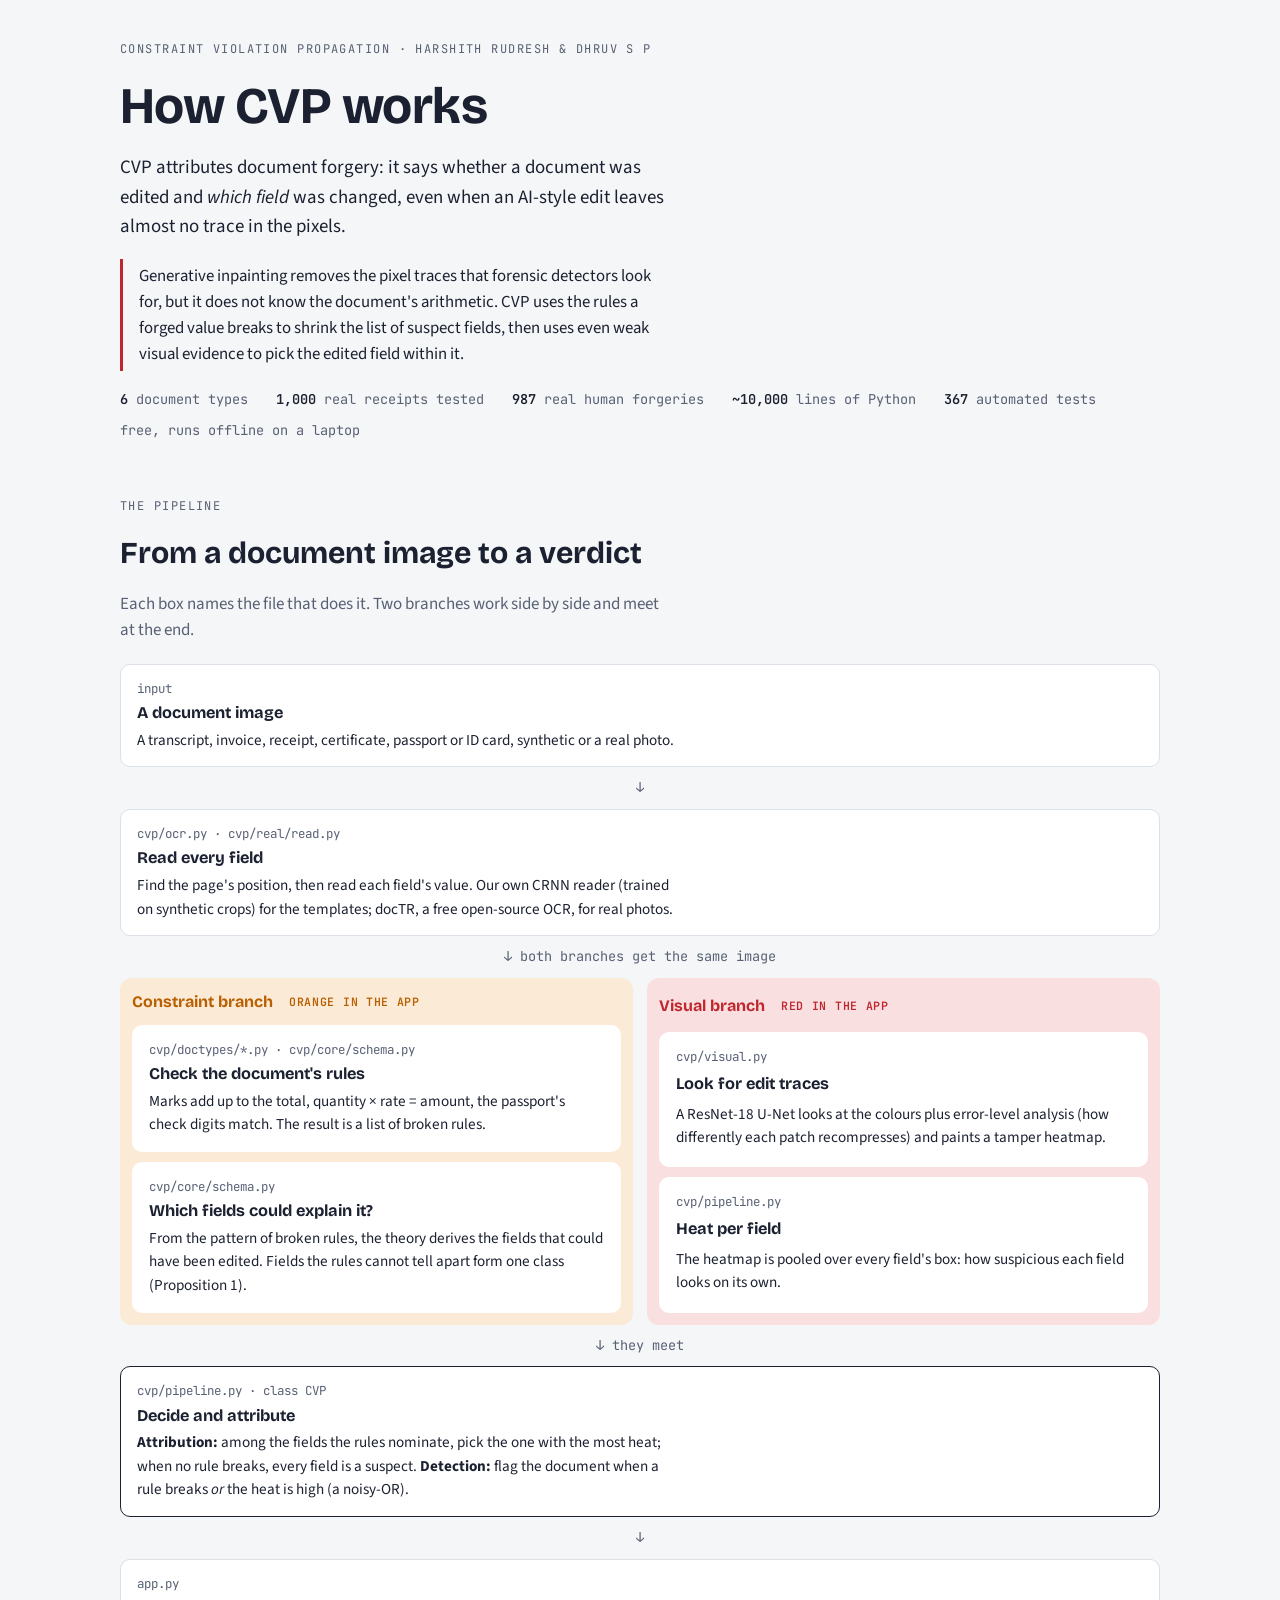
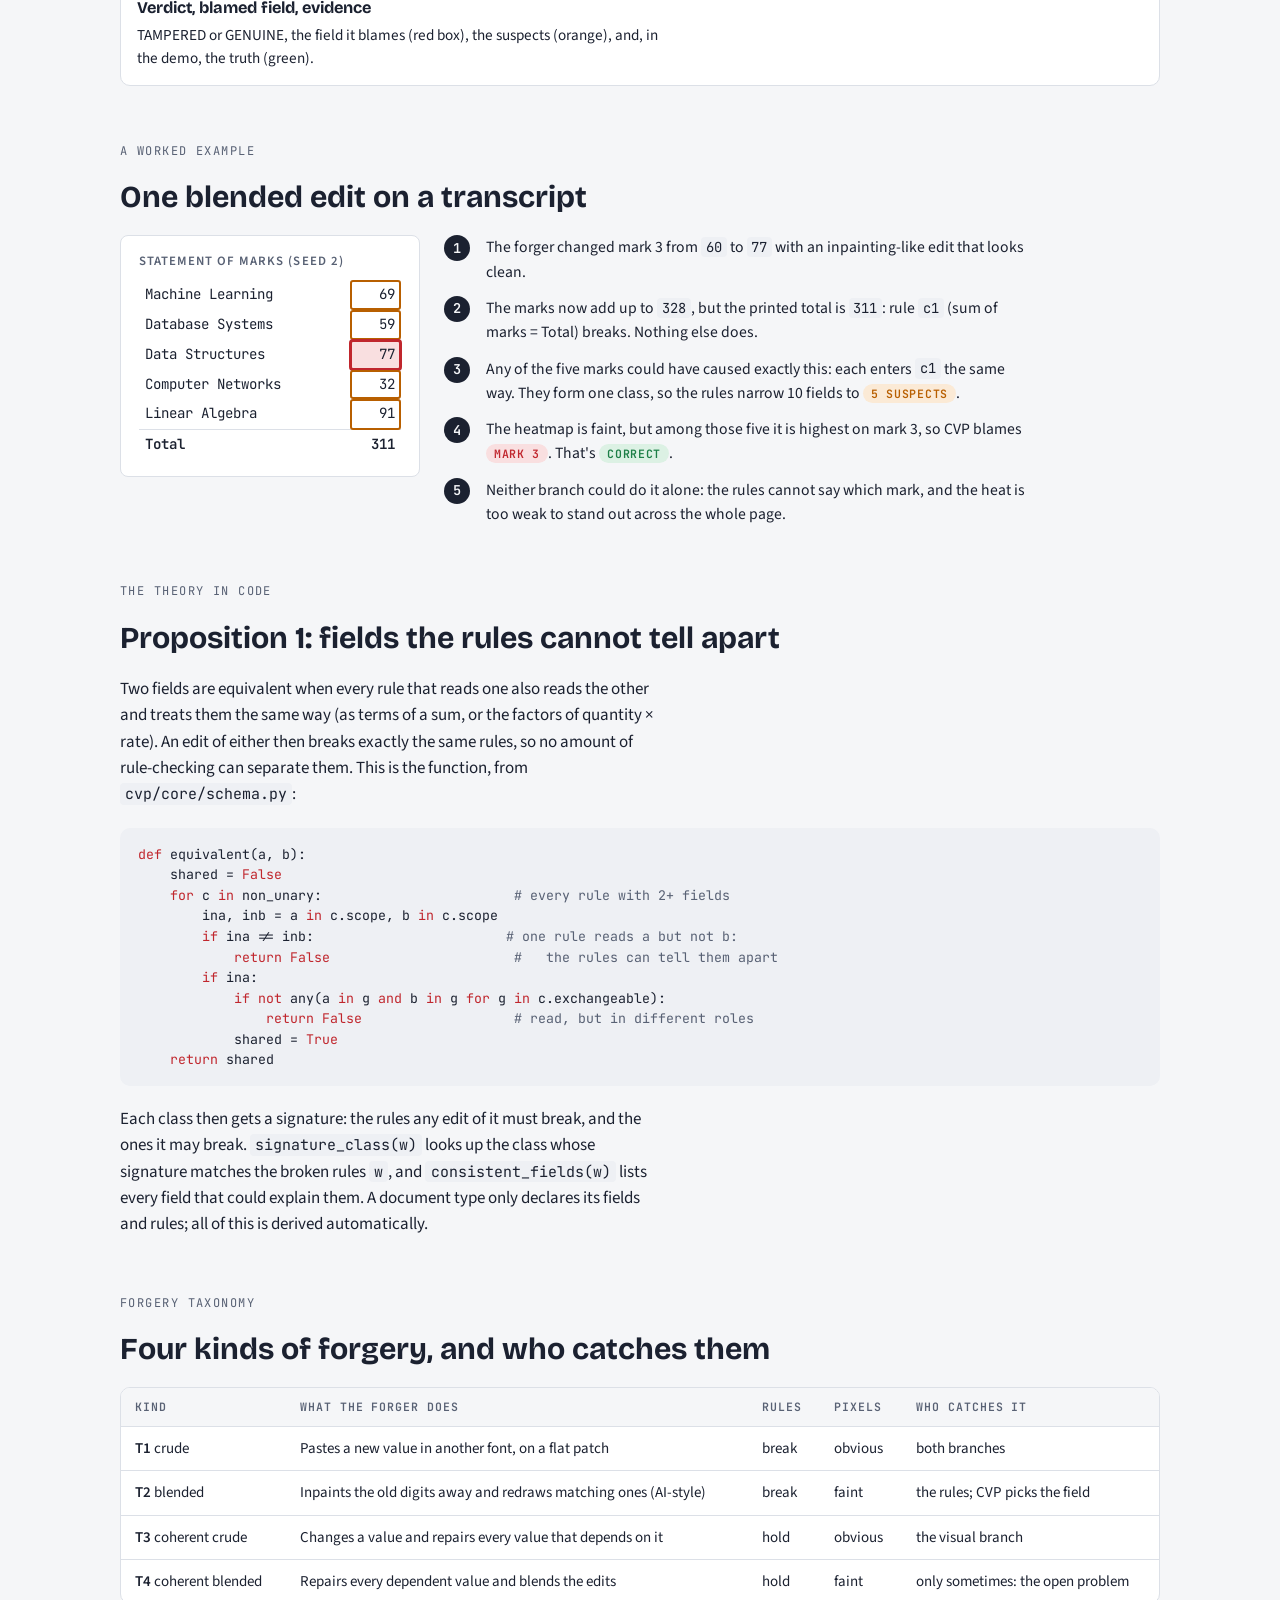
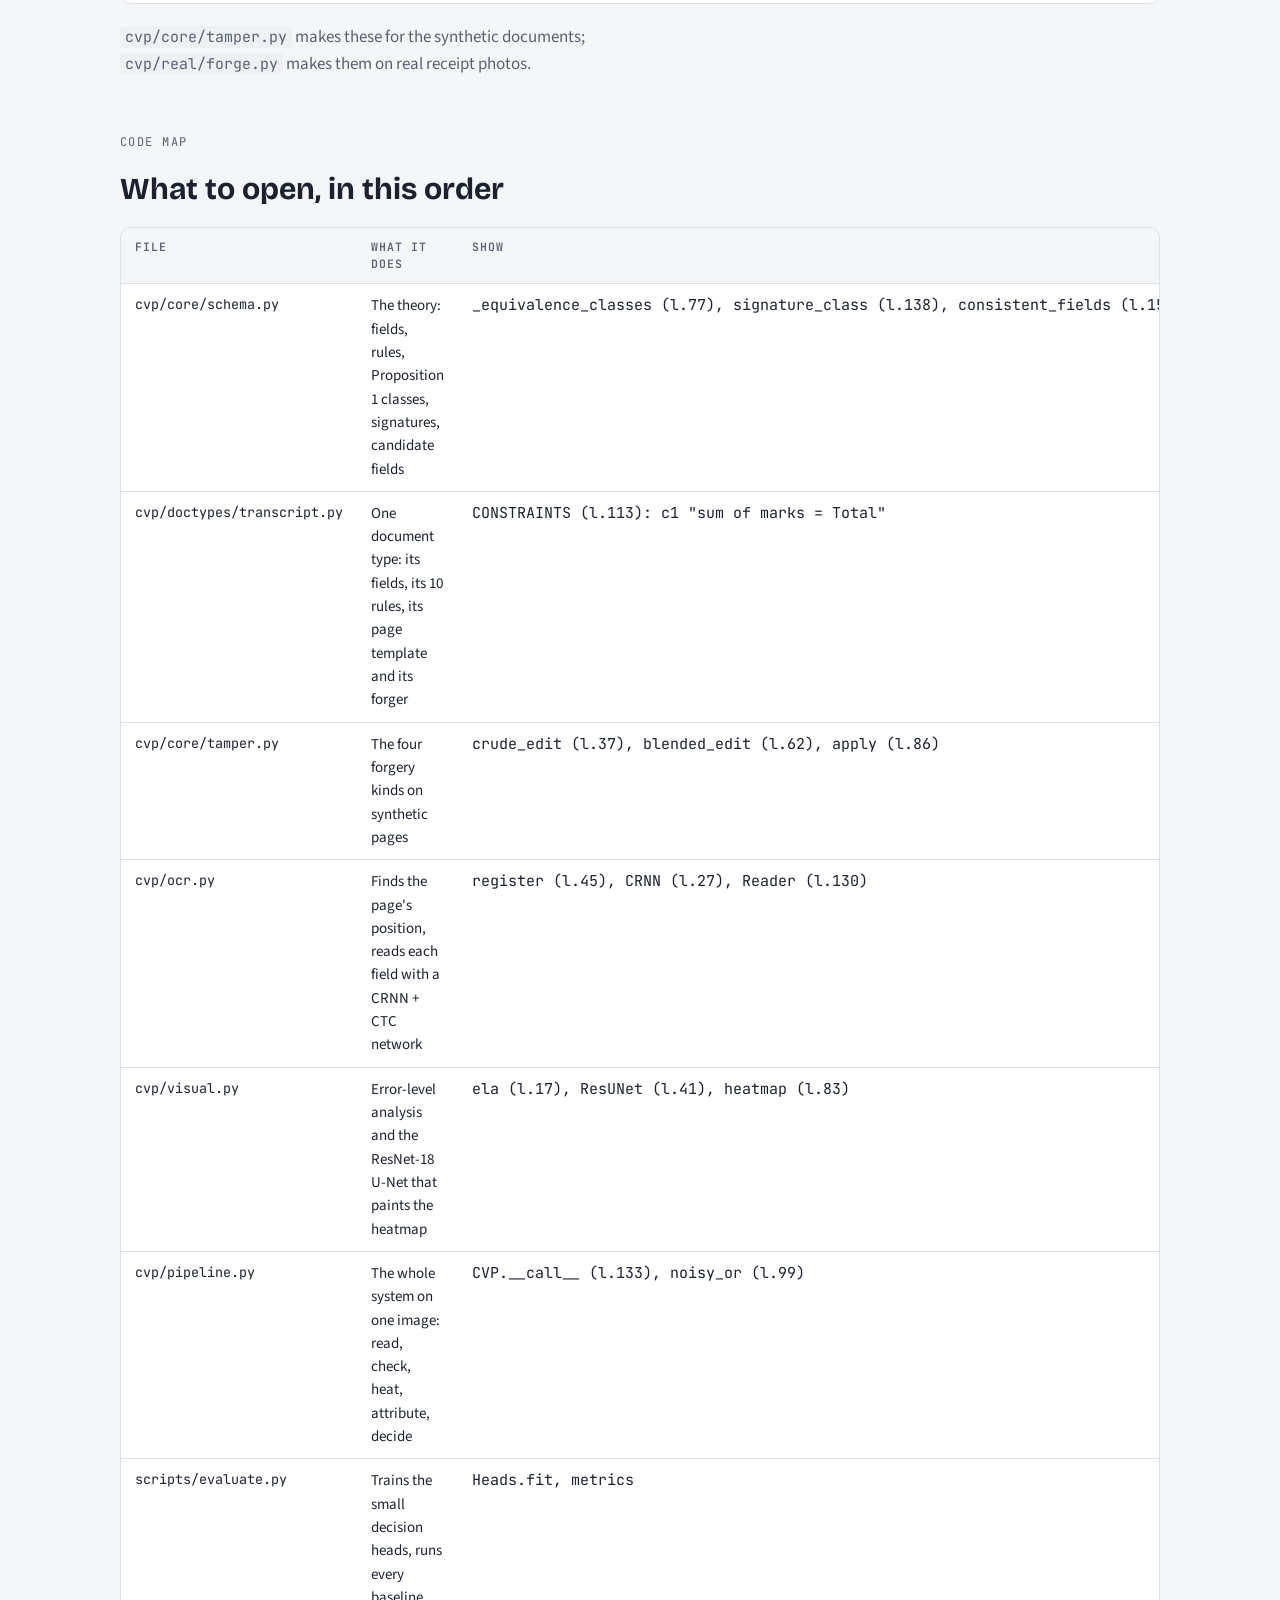
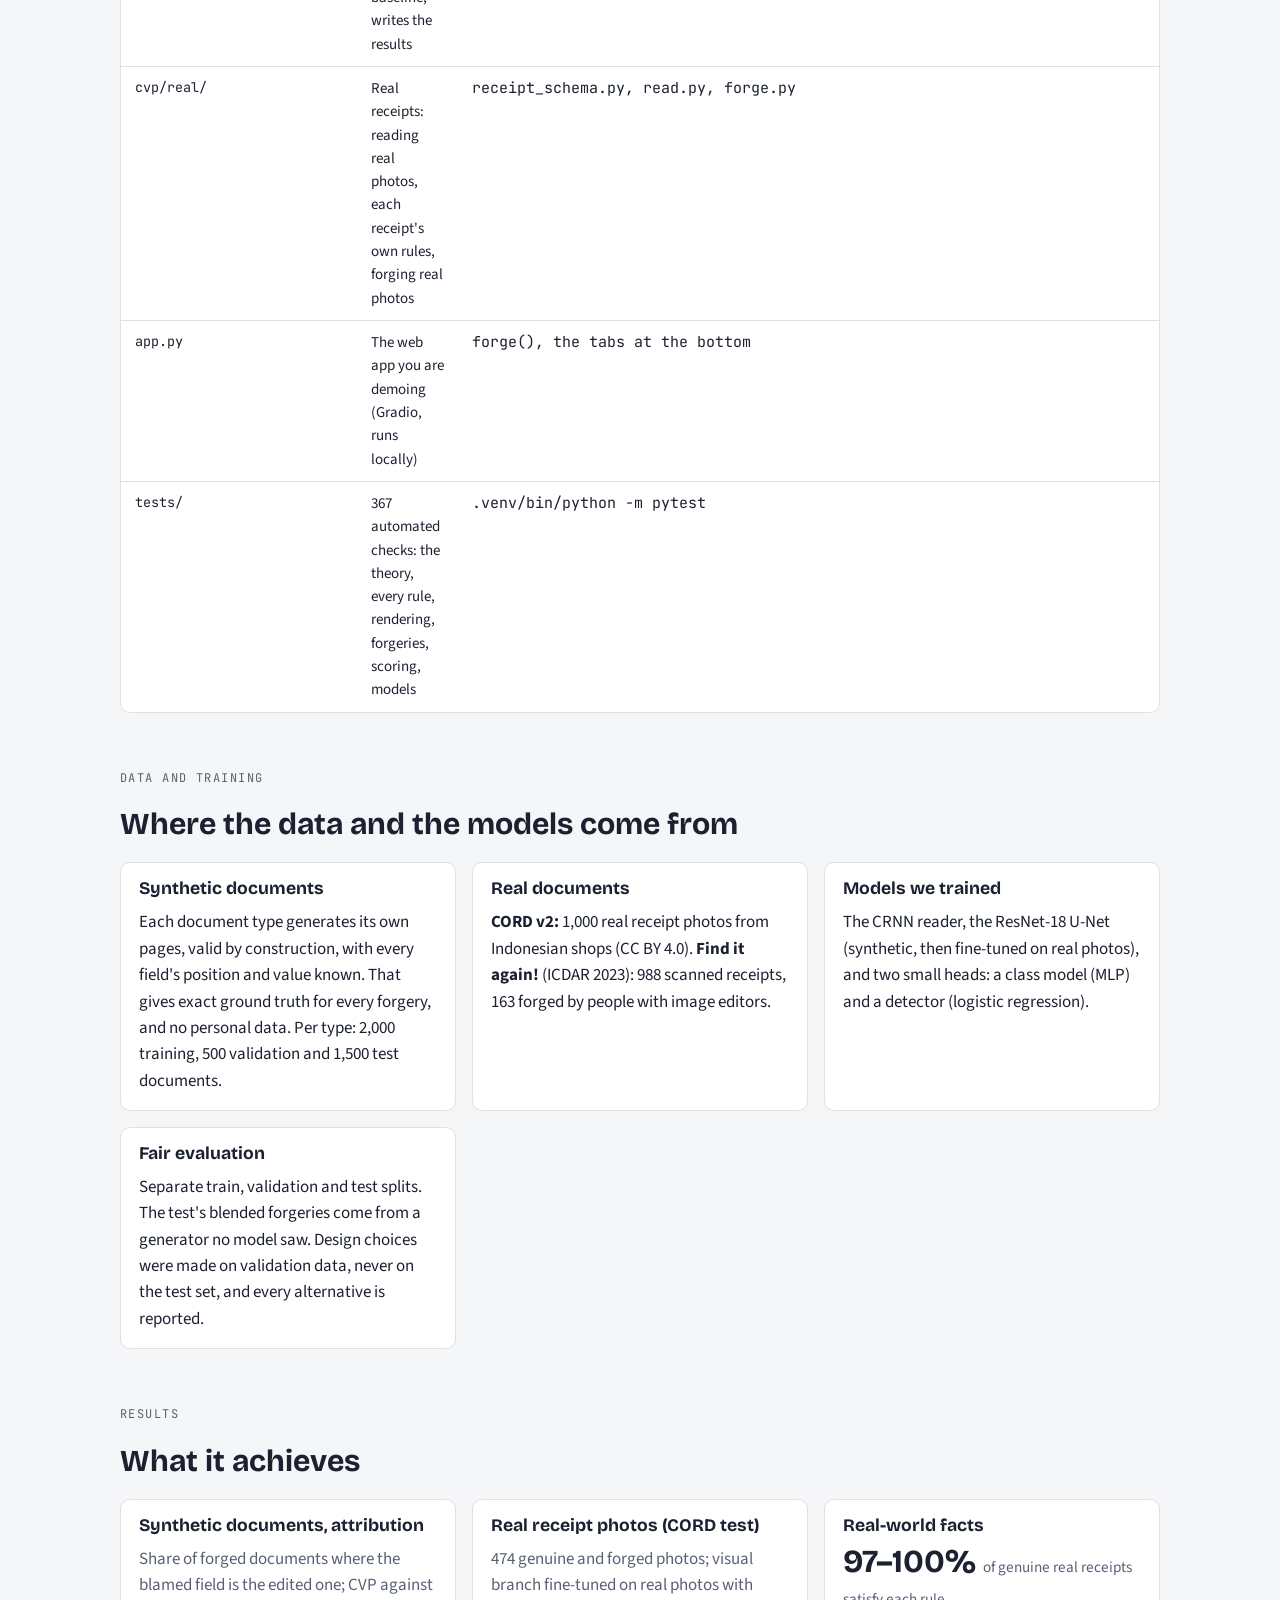
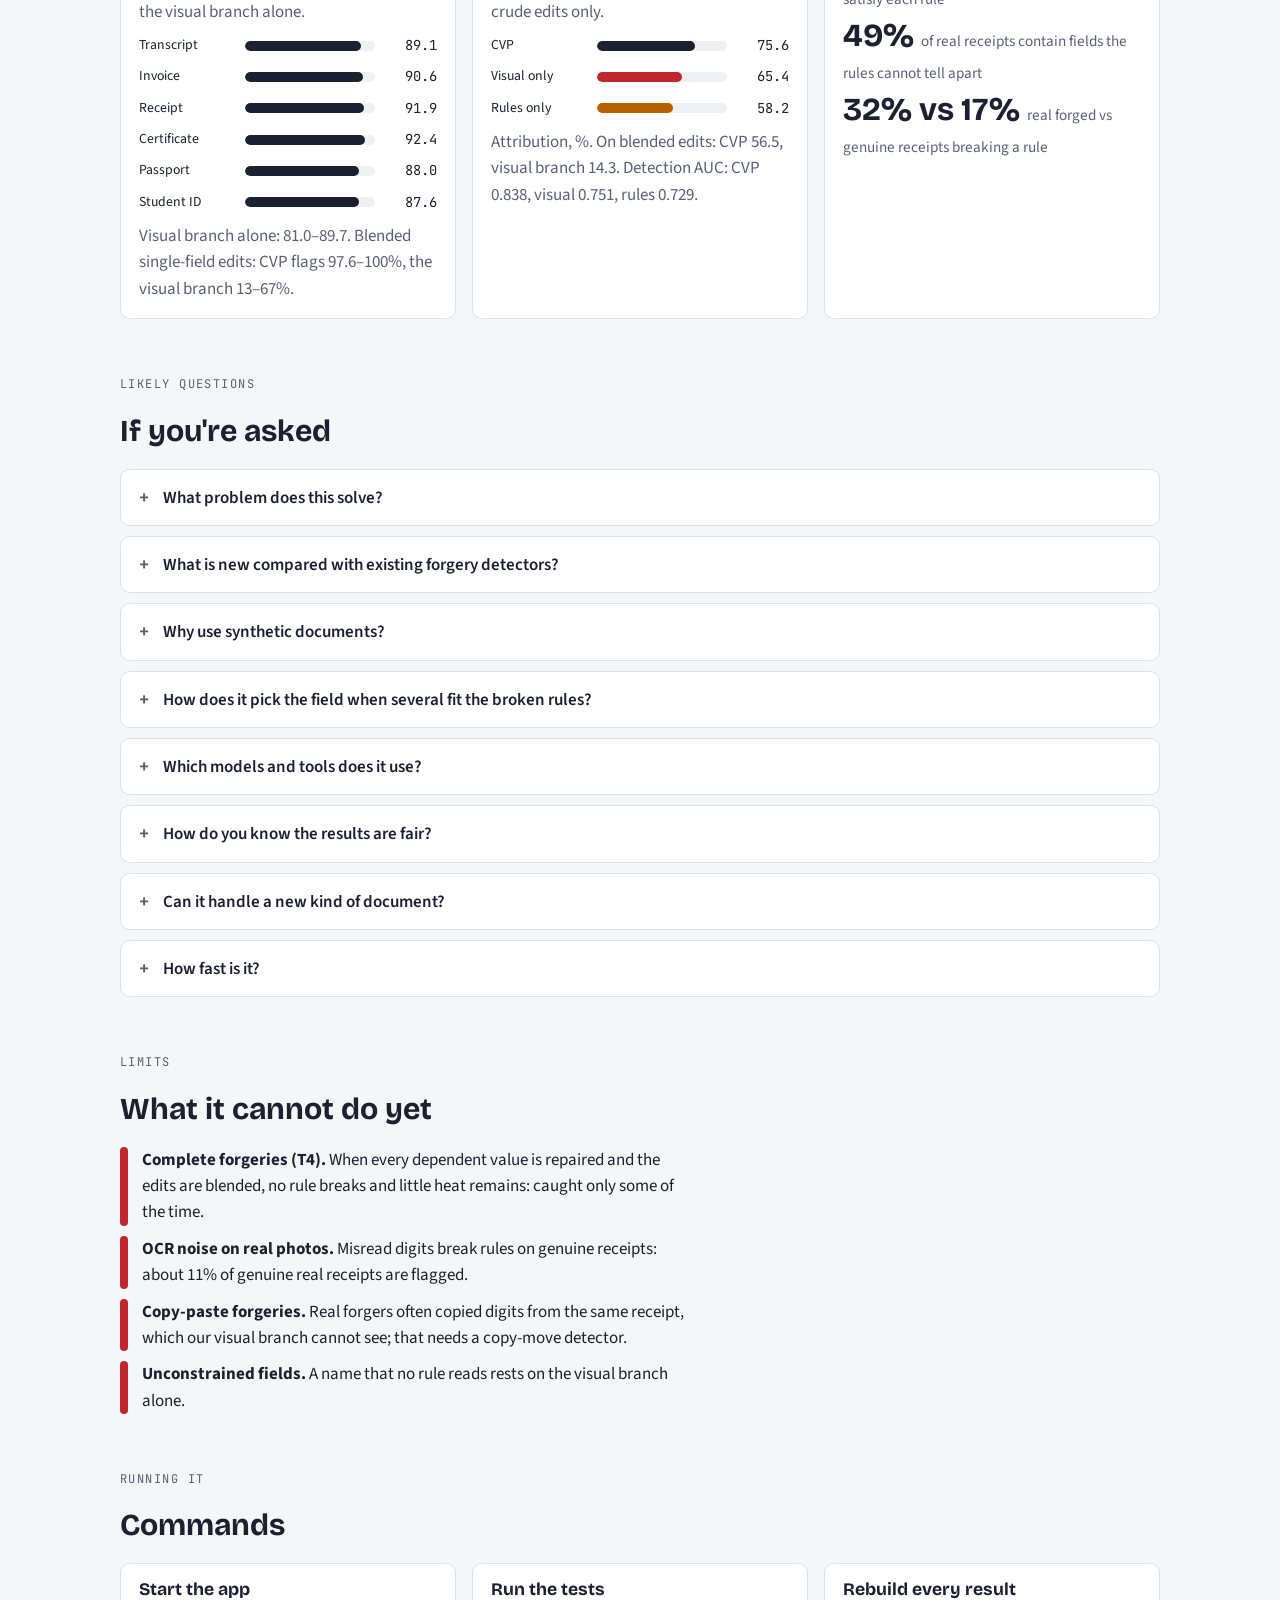
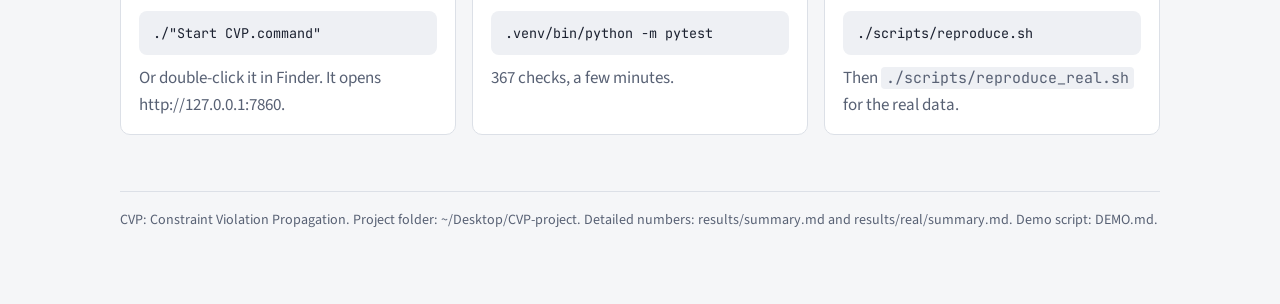
<file: docs/how-it-works.html>
<!doctype html>
<html lang="en">
<head>
<meta charset="utf-8">
<meta name="viewport" content="width=device-width, initial-scale=1, viewport-fit=cover">
<title>How CVP Works</title>
<meta name="claude:viewport-fit-sides" content="cover">
<link rel="preconnect" href="https://fonts.googleapis.com">
<link rel="stylesheet" href="https://fonts.googleapis.com/css2?family=Bricolage+Grotesque:opsz,wght@12..96,500;12..96,700&family=Source+Sans+3:wght@400;600&family=JetBrains+Mono:wght@400;600&display=swap">
<style>
/* Layout: one reading column of evidence, like a case file; the app's own evidence colours
   (orange = what the rules nominate, red = heat and blame, green = ground truth) carry meaning throughout. */
:root {
  --paper: #f5f6f8;
  --panel: #ffffff;
  --ink: #1b2130;
  --muted: #586174;
  --rule: #dce0e7;
  --rules: #b85f00;       /* constraint branch: orange boxes in the app */
  --rules-soft: #fbead6;
  --heat: #c0262d;        /* visual branch: heat and the attributed field */
  --heat-soft: #f9dfe0;
  --truth: #1d7f47;       /* ground truth: green boxes */
  --truth-soft: #dcf1e4;
  --code-bg: #eef0f4;
  --display: "Bricolage Grotesque", "Avenir Next", "Segoe UI", system-ui, sans-serif;
  --body: "Source Sans 3", "Segoe UI", system-ui, sans-serif;
  --mono: "JetBrains Mono", ui-monospace, "SF Mono", Menlo, monospace;
}
@media (prefers-color-scheme: dark) {
  :root:not([data-theme="light"]) {
    --paper: #13161c; --panel: #1b1f27; --ink: #e5e8ef; --muted: #9aa3b4; --rule: #2b313c;
    --rules: #f0a347; --rules-soft: #3a2a14; --heat: #ff6b6f; --heat-soft: #3b1c1e;
    --truth: #52c98a; --truth-soft: #163223; --code-bg: #20252e; color-scheme: dark;
  }
}
:root[data-theme="dark"] {
  --paper: #13161c; --panel: #1b1f27; --ink: #e5e8ef; --muted: #9aa3b4; --rule: #2b313c;
  --rules: #f0a347; --rules-soft: #3a2a14; --heat: #ff6b6f; --heat-soft: #3b1c1e;
  --truth: #52c98a; --truth-soft: #163223; --code-bg: #20252e; color-scheme: dark;
}
body { background: var(--paper); color: var(--ink); font-family: var(--body); font-size: 17px; line-height: 1.55; }
.wrap { max-width: 1040px; margin: 0 auto; padding-block: 40px 72px;
  padding-left: max(16px, env(safe-area-inset-left, 0px)); padding-right: max(16px, env(safe-area-inset-right, 0px));
  display: grid; gap: 56px; }
h1, h2, h3 { font-family: var(--display); text-wrap: balance; margin: 0; line-height: 1.15; }
h1 { font-size: clamp(2.1rem, 4.6vw, 3.2rem); font-weight: 700; letter-spacing: -0.01em; }
h2 { font-size: clamp(1.45rem, 2.6vw, 1.9rem); font-weight: 700; }
h3 { font-size: 1.1rem; font-weight: 700; }
p { margin: 0; max-width: 68ch; }
section { display: grid; gap: 20px; min-width: 0; }
.eyebrow { font-family: var(--mono); font-size: 0.75rem; letter-spacing: 0.12em; text-transform: uppercase; color: var(--muted); }
.lede { font-size: 1.18rem; color: var(--ink); max-width: 62ch; }
.muted { color: var(--muted); }
code, .mono { font-family: var(--mono); font-size: 0.88em; }
:not(pre) > code { background: var(--code-bg); padding: 0.08em 0.35em; border-radius: 4px; }
.tag { font-family: var(--mono); font-size: 0.72rem; font-weight: 600; letter-spacing: 0.06em; text-transform: uppercase;
  padding: 2px 8px; border-radius: 999px; white-space: nowrap; }
.tag.rules { background: var(--rules-soft); color: var(--rules); }
.tag.heat { background: var(--heat-soft); color: var(--heat); }
.tag.truth { background: var(--truth-soft); color: var(--truth); }

/* header */
header { display: grid; gap: 18px; }
.pitch { border-left: 3px solid var(--heat); padding: 4px 0 4px 16px; font-size: 1.05rem; max-width: 66ch; }
.facts { display: flex; flex-wrap: wrap; gap: 10px 28px; font-family: var(--mono); font-size: 0.85rem; color: var(--muted); }
.facts b { color: var(--ink); font-weight: 600; }

/* pipeline diagram */
.flow { display: grid; gap: 14px; }
.stage { background: var(--panel); border: 1px solid var(--rule); border-radius: 10px; padding: 14px 16px; display: grid; gap: 6px; min-width: 0; }
.stage .file { font-family: var(--mono); font-size: 0.78rem; color: var(--muted); }
.stage h3 { font-size: 1.02rem; }
.stage p { font-size: 0.95rem; }
.arrow { text-align: center; font-family: var(--mono); color: var(--muted); font-size: 0.85rem; line-height: 1; }
.lanes { display: grid; grid-template-columns: 1fr 1fr; gap: 14px; }
.lane { display: grid; gap: 10px; border-radius: 12px; padding: 12px; min-width: 0; }
.lane.rules { background: var(--rules-soft); }
.lane.heat { background: var(--heat-soft); }
.lane-title { font-family: var(--display); font-weight: 700; font-size: 1rem; display: flex; gap: 8px; align-items: center; flex-wrap: wrap; }
.lane.rules .lane-title { color: var(--rules); }
.lane.heat .lane-title { color: var(--heat); }
.lane .stage { border-color: transparent; }
.stage.fuse { border: 1.5px solid var(--ink); }
@media (max-width: 720px) { .lanes { grid-template-columns: 1fr; } }

/* worked example */
.example { display: grid; grid-template-columns: minmax(0, 300px) minmax(0, 1fr); gap: 24px; align-items: start; }
@media (max-width: 760px) { .example { grid-template-columns: 1fr; } }
.sheet { background: var(--panel); border: 1px solid var(--rule); border-radius: 8px; padding: 16px 18px; font-family: var(--mono); font-size: 0.88rem; }
.sheet .hd { font-family: var(--body); font-weight: 600; font-size: 0.8rem; letter-spacing: 0.08em; text-transform: uppercase; color: var(--muted); margin-bottom: 8px; }
.sheet table { width: 100%; border-collapse: collapse; font-variant-numeric: tabular-nums; }
.sheet td { padding: 4px 6px; }
.sheet td:last-child { text-align: right; }
.sheet tr.cand td:last-child { outline: 2px solid var(--rules); outline-offset: -2px; border-radius: 3px; }
.sheet tr.blamed td:last-child { outline: 3px solid var(--heat); background: var(--heat-soft); }
.sheet tr.total td { border-top: 1px solid var(--rule); font-weight: 600; }
.steps { display: grid; gap: 12px; counter-reset: step; }
.step { display: grid; grid-template-columns: 30px 1fr; gap: 12px; align-items: start; }
.step::before { counter-increment: step; content: counter(step); font-family: var(--mono); font-weight: 600; font-size: 0.85rem;
  width: 26px; height: 26px; border-radius: 50%; display: grid; place-items: center; background: var(--ink); color: var(--paper); }
.step p { font-size: 0.98rem; }

/* tables */
.tablebox { overflow-x: auto; border: 1px solid var(--rule); border-radius: 10px; background: var(--panel); }
table.grid { width: 100%; border-collapse: collapse; font-size: 0.94rem; min-width: 620px; }
table.grid th, table.grid td { text-align: left; padding: 10px 14px; border-bottom: 1px solid var(--rule); vertical-align: top; }
table.grid th { font-family: var(--mono); font-size: 0.72rem; letter-spacing: 0.08em; text-transform: uppercase; color: var(--muted); font-weight: 600; background: var(--paper); }
table.grid tr:last-child td { border-bottom: none; }
table.grid td.num { font-family: var(--mono); font-variant-numeric: tabular-nums; white-space: nowrap; }
table.grid td.path { font-family: var(--mono); font-size: 0.84rem; white-space: nowrap; }
table.grid td b { font-weight: 600; }

/* code */
pre.code { margin: 0; background: var(--code-bg); border-radius: 10px; padding: 16px 18px; overflow-x: auto;
  font-family: var(--mono); font-size: 0.83rem; line-height: 1.55; color: var(--ink); }
.code .c { color: var(--muted); }
.code .k { color: var(--heat); }
.code .s { color: var(--truth); }

/* results */
.cols { display: grid; grid-template-columns: repeat(auto-fit, minmax(280px, 1fr)); gap: 16px; }
.card { background: var(--panel); border: 1px solid var(--rule); border-radius: 10px; padding: 16px 18px; display: grid; gap: 10px; align-content: start; min-width: 0; }
.card .big { font-family: var(--display); font-weight: 700; font-size: 2rem; line-height: 1; }
.card .big small { font-family: var(--body); font-weight: 400; font-size: 0.95rem; color: var(--muted); }
.bar { display: grid; grid-template-columns: 96px 1fr 52px; gap: 10px; align-items: center; font-size: 0.86rem; }
.bar .track { height: 10px; background: var(--code-bg); border-radius: 5px; overflow: hidden; }
.bar .fill { height: 100%; border-radius: 5px; }
.bar .fill.cvp { background: var(--ink); }
.bar .fill.vis { background: var(--heat); }
.bar .fill.rul { background: var(--rules); }
.bar .v { font-family: var(--mono); font-variant-numeric: tabular-nums; text-align: right; }

/* questions */
.qa { display: grid; gap: 10px; }
details { background: var(--panel); border: 1px solid var(--rule); border-radius: 10px; padding: 0 18px; }
summary { cursor: pointer; padding: 14px 0; font-weight: 600; list-style: none; display: flex; gap: 10px; align-items: baseline; }
summary::-webkit-details-marker { display: none; }
summary::before { content: "+"; font-family: var(--mono); color: var(--muted); width: 14px; flex: none; }
details[open] summary::before { content: "\2212"; }
details > div { padding: 0 0 16px 24px; display: grid; gap: 8px; }
details p { font-size: 0.97rem; }
summary:focus-visible, a:focus-visible { outline: 2px solid var(--heat); outline-offset: 3px; border-radius: 4px; }
.limits { display: grid; gap: 10px; }
.limit { display: grid; grid-template-columns: 8px 1fr; gap: 14px; }
.limit::before { content: ""; background: var(--heat); border-radius: 4px; }
pre.cmd { margin: 0; background: var(--code-bg); border-radius: 8px; padding: 12px 14px; overflow-x: auto; font-family: var(--mono); font-size: 0.84rem; }
footer { color: var(--muted); font-size: 0.88rem; border-top: 1px solid var(--rule); padding-top: 18px; }
@media (prefers-reduced-motion: no-preference) { details > div { animation: open 160ms ease-out; } @keyframes open { from { opacity: 0.4; } to { opacity: 1; } } }
</style>
<style>body{margin:0}</style>
</head>
<body>
<div class="wrap">
  <header>
    <div class="eyebrow">Constraint Violation Propagation &middot; Harshith Rudresh &amp; Dhruv S P</div>
    <h1>How CVP works</h1>
    <p class="lede">CVP attributes document forgery: it says whether a document was edited and <em>which field</em> was changed, even when an AI-style edit leaves almost no trace in the pixels.</p>
    <p class="pitch">Generative inpainting removes the pixel traces that forensic detectors look for, but it does not know the document's arithmetic. CVP uses the rules a forged value breaks to shrink the list of suspect fields, then uses even weak visual evidence to pick the edited field within it.</p>
    <div class="facts">
      <span><b>6</b> document types</span><span><b>1,000</b> real receipts tested</span><span><b>987</b> real human forgeries</span>
      <span><b>~10,000</b> lines of Python</span><span><b>367</b> automated tests</span><span>free, runs offline on a laptop</span>
    </div>
  </header>

  <section aria-labelledby="pipe">
    <div class="eyebrow">The pipeline</div>
    <h2 id="pipe">From a document image to a verdict</h2>
    <p class="muted">Each box names the file that does it. Two branches work side by side and meet at the end.</p>
    <div class="flow">
      <div class="stage">
        <span class="file">input</span>
        <h3>A document image</h3>
        <p>A transcript, invoice, receipt, certificate, passport or ID card, synthetic or a real photo.</p>
      </div>
      <div class="arrow">&darr;</div>
      <div class="stage">
        <span class="file">cvp/ocr.py &middot; cvp/real/read.py</span>
        <h3>Read every field</h3>
        <p>Find the page's position, then read each field's value. Our own CRNN reader (trained on synthetic crops) for the templates; docTR, a free open-source OCR, for real photos.</p>
      </div>
      <div class="arrow">&darr; both branches get the same image</div>
      <div class="lanes">
        <div class="lane rules">
          <div class="lane-title">Constraint branch <span class="tag rules">orange in the app</span></div>
          <div class="stage">
            <span class="file">cvp/doctypes/*.py &middot; cvp/core/schema.py</span>
            <h3>Check the document's rules</h3>
            <p>Marks add up to the total, quantity &times; rate = amount, the passport's check digits match. The result is a list of broken rules.</p>
          </div>
          <div class="stage">
            <span class="file">cvp/core/schema.py</span>
            <h3>Which fields could explain it?</h3>
            <p>From the pattern of broken rules, the theory derives the fields that could have been edited. Fields the rules cannot tell apart form one class (Proposition 1).</p>
          </div>
        </div>
        <div class="lane heat">
          <div class="lane-title">Visual branch <span class="tag heat">red in the app</span></div>
          <div class="stage">
            <span class="file">cvp/visual.py</span>
            <h3>Look for edit traces</h3>
            <p>A ResNet-18 U-Net looks at the colours plus error-level analysis (how differently each patch recompresses) and paints a tamper heatmap.</p>
          </div>
          <div class="stage">
            <span class="file">cvp/pipeline.py</span>
            <h3>Heat per field</h3>
            <p>The heatmap is pooled over every field's box: how suspicious each field looks on its own.</p>
          </div>
        </div>
      </div>
      <div class="arrow">&darr; they meet</div>
      <div class="stage fuse">
        <span class="file">cvp/pipeline.py &middot; class CVP</span>
        <h3>Decide and attribute</h3>
        <p><b>Attribution:</b> among the fields the rules nominate, pick the one with the most heat; when no rule breaks, every field is a suspect. <b>Detection:</b> flag the document when a rule breaks <em>or</em> the heat is high (a noisy-OR).</p>
      </div>
      <div class="arrow">&darr;</div>
      <div class="stage">
        <span class="file">app.py</span>
        <h3>Verdict, blamed field, evidence</h3>
        <p>TAMPERED or GENUINE, the field it blames (red box), the suspects (orange), and, in the demo, the truth (green).</p>
      </div>
    </div>
  </section>

  <section aria-labelledby="ex">
    <div class="eyebrow">A worked example</div>
    <h2 id="ex">One blended edit on a transcript</h2>
    <div class="example">
      <div class="sheet" aria-label="Transcript marks after the edit">
        <div class="hd">Statement of marks (seed 2)</div>
        <table>
          <tr class="cand"><td>Machine Learning</td><td>69</td></tr>
          <tr class="cand"><td>Database Systems</td><td>59</td></tr>
          <tr class="cand blamed"><td>Data Structures</td><td>77</td></tr>
          <tr class="cand"><td>Computer Networks</td><td>32</td></tr>
          <tr class="cand"><td>Linear Algebra</td><td>91</td></tr>
          <tr class="total"><td>Total</td><td>311</td></tr>
        </table>
      </div>
      <div class="steps">
        <div class="step"><p>The forger changed mark 3 from <code>60</code> to <code>77</code> with an inpainting-like edit that looks clean.</p></div>
        <div class="step"><p>The marks now add up to <code>328</code>, but the printed total is <code>311</code>: rule <code>c1</code> (sum of marks = Total) breaks. Nothing else does.</p></div>
        <div class="step"><p>Any of the five marks could have caused exactly this: each enters <code>c1</code> the same way. They form one class, so the rules narrow 10 fields to <span class="tag rules">5 suspects</span>.</p></div>
        <div class="step"><p>The heatmap is faint, but among those five it is highest on mark 3, so CVP blames <span class="tag heat">mark 3</span>. That's <span class="tag truth">correct</span>.</p></div>
        <div class="step"><p>Neither branch could do it alone: the rules cannot say which mark, and the heat is too weak to stand out across the whole page.</p></div>
      </div>
    </div>
  </section>

  <section aria-labelledby="theory">
    <div class="eyebrow">The theory in code</div>
    <h2 id="theory">Proposition 1: fields the rules cannot tell apart</h2>
    <p>Two fields are equivalent when every rule that reads one also reads the other and treats them the same way (as terms of a sum, or the factors of quantity &times; rate). An edit of either then breaks exactly the same rules, so no amount of rule-checking can separate them. This is the function, from <code>cvp/core/schema.py</code>:</p>
<pre class="code"><span class="k">def</span> equivalent(a, b):
    shared = <span class="k">False</span>
    <span class="k">for</span> c <span class="k">in</span> non_unary:                        <span class="c"># every rule with 2+ fields</span>
        ina, inb = a <span class="k">in</span> c.scope, b <span class="k">in</span> c.scope
        <span class="k">if</span> ina != inb:                        <span class="c"># one rule reads a but not b:</span>
            <span class="k">return False</span>                       <span class="c">#   the rules can tell them apart</span>
        <span class="k">if</span> ina:
            <span class="k">if not</span> any(a <span class="k">in</span> g <span class="k">and</span> b <span class="k">in</span> g <span class="k">for</span> g <span class="k">in</span> c.exchangeable):
                <span class="k">return False</span>                   <span class="c"># read, but in different roles</span>
            shared = <span class="k">True</span>
    <span class="k">return</span> shared</pre>
    <p>Each class then gets a signature: the rules any edit of it must break, and the ones it may break. <code>signature_class(w)</code> looks up the class whose signature matches the broken rules <code>w</code>, and <code>consistent_fields(w)</code> lists every field that could explain them. A document type only declares its fields and rules; all of this is derived automatically.</p>
  </section>

  <section aria-labelledby="forg">
    <div class="eyebrow">Forgery taxonomy</div>
    <h2 id="forg">Four kinds of forgery, and who catches them</h2>
    <div class="tablebox">
      <table class="grid">
        <thead><tr><th>Kind</th><th>What the forger does</th><th>Rules</th><th>Pixels</th><th>Who catches it</th></tr></thead>
        <tbody>
          <tr><td><b>T1</b> crude</td><td>Pastes a new value in another font, on a flat patch</td><td>break</td><td>obvious</td><td>both branches</td></tr>
          <tr><td><b>T2</b> blended</td><td>Inpaints the old digits away and redraws matching ones (AI-style)</td><td>break</td><td>faint</td><td>the rules; CVP picks the field</td></tr>
          <tr><td><b>T3</b> coherent crude</td><td>Changes a value and repairs every value that depends on it</td><td>hold</td><td>obvious</td><td>the visual branch</td></tr>
          <tr><td><b>T4</b> coherent blended</td><td>Repairs every dependent value and blends the edits</td><td>hold</td><td>faint</td><td>only sometimes: the open problem</td></tr>
        </tbody>
      </table>
    </div>
    <p class="muted"><code>cvp/core/tamper.py</code> makes these for the synthetic documents; <code>cvp/real/forge.py</code> makes them on real receipt photos.</p>
  </section>

  <section aria-labelledby="code">
    <div class="eyebrow">Code map</div>
    <h2 id="code">What to open, in this order</h2>
    <div class="tablebox">
      <table class="grid">
        <thead><tr><th>File</th><th>What it does</th><th>Show</th></tr></thead>
        <tbody>
          <tr><td class="path">cvp/core/schema.py</td><td>The theory: fields, rules, Proposition 1 classes, signatures, candidate fields</td><td class="num">_equivalence_classes (l.77), signature_class (l.138), consistent_fields (l.159)</td></tr>
          <tr><td class="path">cvp/doctypes/transcript.py</td><td>One document type: its fields, its 10 rules, its page template and its forger</td><td class="num">CONSTRAINTS (l.113): c1 "sum of marks = Total"</td></tr>
          <tr><td class="path">cvp/core/tamper.py</td><td>The four forgery kinds on synthetic pages</td><td class="num">crude_edit (l.37), blended_edit (l.62), apply (l.86)</td></tr>
          <tr><td class="path">cvp/ocr.py</td><td>Finds the page's position, reads each field with a CRNN + CTC network</td><td class="num">register (l.45), CRNN (l.27), Reader (l.130)</td></tr>
          <tr><td class="path">cvp/visual.py</td><td>Error-level analysis and the ResNet-18 U-Net that paints the heatmap</td><td class="num">ela (l.17), ResUNet (l.41), heatmap (l.83)</td></tr>
          <tr><td class="path">cvp/pipeline.py</td><td>The whole system on one image: read, check, heat, attribute, decide</td><td class="num">CVP.__call__ (l.133), noisy_or (l.99)</td></tr>
          <tr><td class="path">scripts/evaluate.py</td><td>Trains the small decision heads, runs every baseline, writes the results</td><td class="num">Heads.fit, metrics</td></tr>
          <tr><td class="path">cvp/real/</td><td>Real receipts: reading real photos, each receipt's own rules, forging real photos</td><td class="num">receipt_schema.py, read.py, forge.py</td></tr>
          <tr><td class="path">app.py</td><td>The web app you are demoing (Gradio, runs locally)</td><td class="num">forge(), the tabs at the bottom</td></tr>
          <tr><td class="path">tests/</td><td>367 automated checks: the theory, every rule, rendering, forgeries, scoring, models</td><td class="num">.venv/bin/python -m pytest</td></tr>
        </tbody>
      </table>
    </div>
  </section>

  <section aria-labelledby="data">
    <div class="eyebrow">Data and training</div>
    <h2 id="data">Where the data and the models come from</h2>
    <div class="cols">
      <div class="card"><h3>Synthetic documents</h3><p>Each document type generates its own pages, valid by construction, with every field's position and value known. That gives exact ground truth for every forgery, and no personal data. Per type: 2,000 training, 500 validation and 1,500 test documents.</p></div>
      <div class="card"><h3>Real documents</h3><p><b>CORD v2:</b> 1,000 real receipt photos from Indonesian shops (CC BY 4.0). <b>Find it again!</b> (ICDAR 2023): 988 scanned receipts, 163 forged by people with image editors.</p></div>
      <div class="card"><h3>Models we trained</h3><p>The CRNN reader, the ResNet-18 U-Net (synthetic, then fine-tuned on real photos), and two small heads: a class model (MLP) and a detector (logistic regression).</p></div>
      <div class="card"><h3>Fair evaluation</h3><p>Separate train, validation and test splits. The test's blended forgeries come from a generator no model saw. Design choices were made on validation data, never on the test set, and every alternative is reported.</p></div>
    </div>
  </section>

  <section aria-labelledby="res">
    <div class="eyebrow">Results</div>
    <h2 id="res">What it achieves</h2>
    <div class="cols">
      <div class="card">
        <h3>Synthetic documents, attribution</h3>
        <p class="muted">Share of forged documents where the blamed field is the edited one; CVP against the visual branch alone.</p>
        <div class="bar"><span>Transcript</span><span class="track"><span class="fill cvp" style="width:89.1%;display:block"></span></span><span class="v">89.1</span></div>
        <div class="bar"><span>Invoice</span><span class="track"><span class="fill cvp" style="width:90.6%;display:block"></span></span><span class="v">90.6</span></div>
        <div class="bar"><span>Receipt</span><span class="track"><span class="fill cvp" style="width:91.9%;display:block"></span></span><span class="v">91.9</span></div>
        <div class="bar"><span>Certificate</span><span class="track"><span class="fill cvp" style="width:92.4%;display:block"></span></span><span class="v">92.4</span></div>
        <div class="bar"><span>Passport</span><span class="track"><span class="fill cvp" style="width:88.0%;display:block"></span></span><span class="v">88.0</span></div>
        <div class="bar"><span>Student ID</span><span class="track"><span class="fill cvp" style="width:87.6%;display:block"></span></span><span class="v">87.6</span></div>
        <p class="muted">Visual branch alone: 81.0&ndash;89.7. Blended single-field edits: CVP flags 97.6&ndash;100%, the visual branch 13&ndash;67%.</p>
      </div>
      <div class="card">
        <h3>Real receipt photos (CORD test)</h3>
        <p class="muted">474 genuine and forged photos; visual branch fine-tuned on real photos with crude edits only.</p>
        <div class="bar"><span>CVP</span><span class="track"><span class="fill cvp" style="width:75.6%;display:block"></span></span><span class="v">75.6</span></div>
        <div class="bar"><span>Visual only</span><span class="track"><span class="fill vis" style="width:65.4%;display:block"></span></span><span class="v">65.4</span></div>
        <div class="bar"><span>Rules only</span><span class="track"><span class="fill rul" style="width:58.2%;display:block"></span></span><span class="v">58.2</span></div>
        <p class="muted">Attribution, %. On blended edits: CVP 56.5, visual branch 14.3. Detection AUC: CVP 0.838, visual 0.751, rules 0.729.</p>
      </div>
      <div class="card">
        <h3>Real-world facts</h3>
        <div class="big">97&ndash;100% <small>of genuine real receipts satisfy each rule</small></div>
        <div class="big">49% <small>of real receipts contain fields the rules cannot tell apart</small></div>
        <div class="big">32% vs 17% <small>real forged vs genuine receipts breaking a rule</small></div>
      </div>
    </div>
  </section>

  <section aria-labelledby="qa">
    <div class="eyebrow">Likely questions</div>
    <h2 id="qa">If you're asked</h2>
    <div class="qa">
      <details><summary>What problem does this solve?</summary><div><p>Image-editing and AI tools can change a number on a marksheet or a receipt and leave almost no trace in the pixels, so detectors that look only at pixels miss it. Documents, though, follow rules: totals, check digits, dates. CVP uses those rules as a second, independent source of evidence.</p></div></details>
      <details><summary>What is new compared with existing forgery detectors?</summary><div><p>Most detectors only say "edited or not" from pixels. CVP says which field was edited, and it combines two kinds of evidence. Proposition 1 makes precise which fields the rules can never tell apart, so the visual branch is needed only to choose within that small set, and even weak visual evidence is enough there.</p></div></details>
      <details><summary>Why use synthetic documents?</summary><div><p>They give exact ground truth (which field changed, which pixels), all four forgery kinds, and no personal data. Phase 2 then checks the method on real data: 1,000 real receipt photos and 988 receipts forged by real people.</p></div></details>
      <details><summary>How does it pick the field when several fit the broken rules?</summary><div><p>The rules nominate a class of suspects, such as "one of the five marks". The heatmap scores each suspect's box, and the hottest suspect is blamed. When no rule breaks, every field is a suspect and the heatmap decides alone.</p></div></details>
      <details><summary>Which models and tools does it use?</summary><div><p>Python with PyTorch. We trained a CRNN reader for the templates and a ResNet-18 U-Net for the heatmap. docTR, a free open-source OCR, reads real photos. scikit-learn fits the small decision heads, and Gradio serves the web app. Everything is free and runs locally.</p></div></details>
      <details><summary>How do you know the results are fair?</summary><div><p>Training, validation and test documents are separate. The blended forgeries in the test set come from a generator the models never saw. The design of the decision head was chosen on validation data from an older generator, never on the test set, and every alternative is reported as an ablation.</p></div></details>
      <details><summary>Can it handle a new kind of document?</summary><div><p>Yes. A new type is one module that declares its fields and rules, a page template and a forger. The classes, signatures and suspect sets are derived automatically. Real receipts go further: each one gets its own rule graph built from the values it prints.</p></div></details>
      <details><summary>How fast is it?</summary><div><p>About a second per synthetic document and about two seconds per real photo on this laptop. Training everything from scratch takes a few hours.</p></div></details>
    </div>
  </section>

  <section aria-labelledby="lim">
    <div class="eyebrow">Limits</div>
    <h2 id="lim">What it cannot do yet</h2>
    <div class="limits">
      <div class="limit"><p><b>Complete forgeries (T4).</b> When every dependent value is repaired and the edits are blended, no rule breaks and little heat remains: caught only some of the time.</p></div>
      <div class="limit"><p><b>OCR noise on real photos.</b> Misread digits break rules on genuine receipts: about 11% of genuine real receipts are flagged.</p></div>
      <div class="limit"><p><b>Copy-paste forgeries.</b> Real forgers often copied digits from the same receipt, which our visual branch cannot see; that needs a copy-move detector.</p></div>
      <div class="limit"><p><b>Unconstrained fields.</b> A name that no rule reads rests on the visual branch alone.</p></div>
    </div>
  </section>

  <section aria-labelledby="run">
    <div class="eyebrow">Running it</div>
    <h2 id="run">Commands</h2>
    <div class="cols">
      <div class="card"><h3>Start the app</h3><pre class="cmd">./"Start CVP.command"</pre><p class="muted">Or double-click it in Finder. It opens http://127.0.0.1:7860.</p></div>
      <div class="card"><h3>Run the tests</h3><pre class="cmd">.venv/bin/python -m pytest</pre><p class="muted">367 checks, a few minutes.</p></div>
      <div class="card"><h3>Rebuild every result</h3><pre class="cmd">./scripts/reproduce.sh</pre><p class="muted">Then <code>./scripts/reproduce_real.sh</code> for the real data.</p></div>
    </div>
  </section>

  <footer>CVP: Constraint Violation Propagation. Project folder: ~/Desktop/CVP-project. Detailed numbers: results/summary.md and results/real/summary.md. Demo script: DEMO.md.</footer>
</div>

</body>
</html>
</file>
